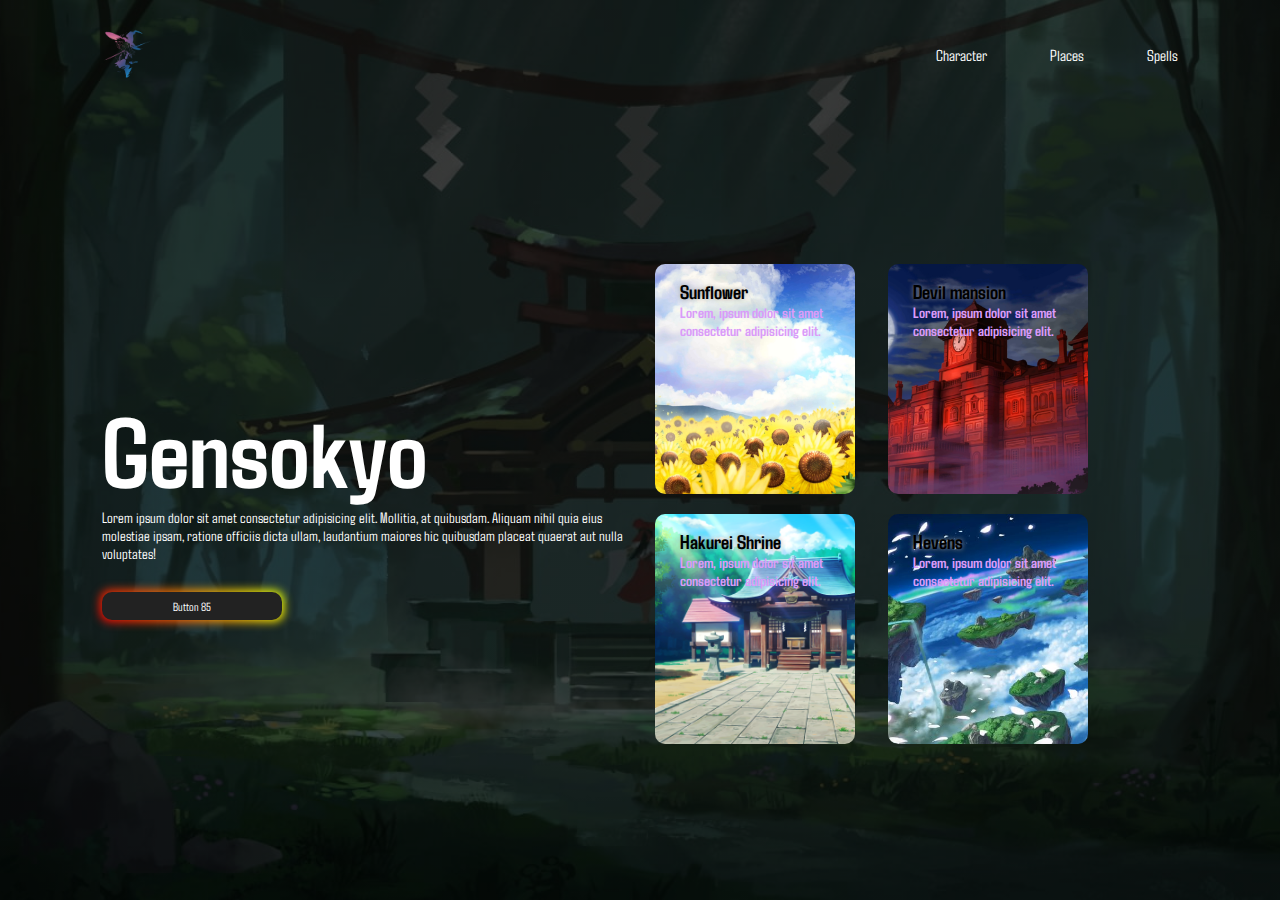
<file: home/index.html>
<!DOCTYPE html>
<html lang="en">
<head>
    <meta charset="UTF-8">
    <meta name="viewport" content="width=device-width, initial-scale=1.0">
    <link rel="preconnect" href="https://fonts.googleapis.com">
    <link rel="preconnect" href="https://fonts.gstatic.com" crossorigin>
    <link href="https://fonts.googleapis.com/css2?family=Agdasima:wght@400;700&display=swap" rel="stylesheet">
    <link rel="stylesheet" href="style.css">
    <title>Touhou</title>
</head>
<body>
    <div class="container">
        <div class="navbar">
            <img src="image/logo-removebg-preview.png" class="logo">
            <nav>
                <ul>
                    <li><a href=""> Character</a></li>
                    <li><a href=""> Places</a></li>
                    <li><a href=""> Spells</a></li>
                </ul>
            </nav>
        </div>

        <div class="row">
            <div class="col">
                <h1> Gensokyo </h1>
                <p>Lorem ipsum dolor sit amet consectetur adipisicing elit. Mollitia, at quibusdam. Aliquam nihil quia eius molestiae ipsam, ratione officiis dicta ullam, laudantium maiores hic quibusdam placeat quaerat aut nulla voluptates!</p>
                <button class="button-85" role="button">Button 85</button>
            </div>

            <div class="col">
                <div class="card card1">
                    <h5>Sunflower</h5>
                    <p>Lorem, ipsum dolor sit amet consectetur adipisicing elit.</p>
                </div>
                <div class="card card2">
                    <h5>Devil mansion</h5>
                    <p>Lorem, ipsum dolor sit amet consectetur adipisicing elit. </p>
                </div>
                <div class="card card3">
                    <h5>Hakurei Shrine </h5>
                    <p>Lorem, ipsum dolor sit amet consectetur adipisicing elit. </p>
                </div>
                <div class="card card4">
                    <h5>Hevens</h5>
                    <p>Lorem, ipsum dolor sit amet consectetur adipisicing elit. </p>
                </div>

            </div>
        </div>

    </div>
    
</body>
</html>
</file>
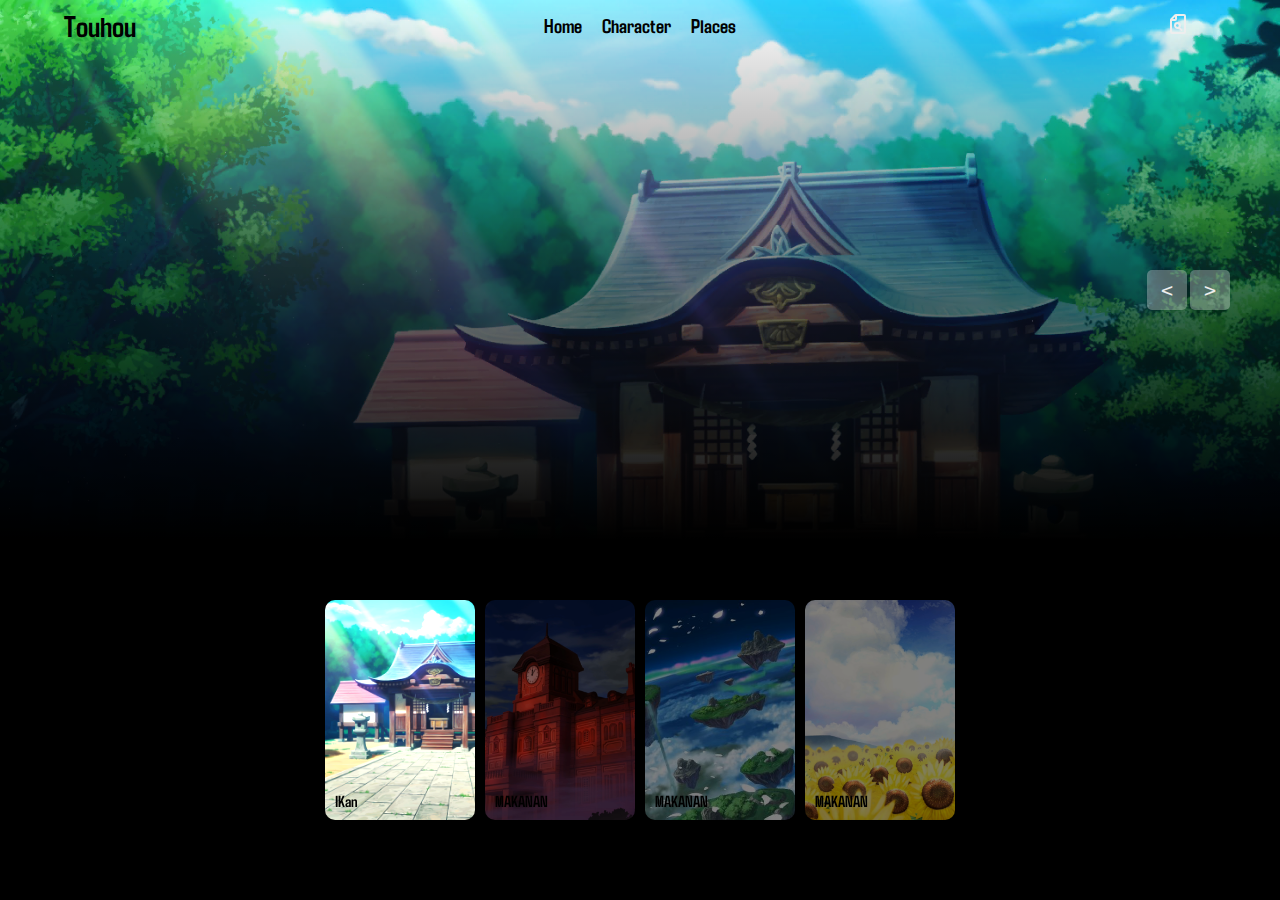
<file: home/places/index.html>
<!DOCTYPE html>
<html lang="en">
<head>
    <meta charset="UTF-8">
    <meta name="viewport" content="width=device-width, initial-scale=1.0">
    <link rel="preconnect" href="https://fonts.googleapis.com">
    <link rel="preconnect" href="https://fonts.gstatic.com" crossorigin>
    <link href="https://fonts.googleapis.com/css2?family=Agdasima:wght@400;700&display=swap" rel="stylesheet">
    <link rel="stylesheet" href="style.css">
    <title>Document</title>
</head>
<body>
    <header>
        <div class="logo">Touhou</div>
        <!-- ul.menu>li*3 -->
        <ul class="menu">
            <li>Home</li>
            <li>Character</li>
            <li>Places</li>
        </ul>

        <div class="search">
            <svg class="w-6 h-6 text-gray-800 dark:text-white" aria-hidden="true" xmlns="http://www.w3.org/2000/svg" width="24" height="24" fill="none" viewBox="0 0 24 24">
                <path stroke="currentColor" stroke-linecap="round" stroke-linejoin="round" stroke-width="2" d="M10 3v4a1 1 0 0 1-1 1H5m8 7.5 2.5 2.5M19 4v16a1 1 0 0 1-1 1H6a1 1 0 0 1-1-1V7.914a1 1 0 0 1 .293-.707l3.914-3.914A1 1 0 0 1 9.914 3H18a1 1 0 0 1 1 1Zm-5 9.5a2.5 2.5 0 1 1-5 0 2.5 2.5 0 0 1 5 0Z"/>
              </svg>
        </div>
    </header> 
    
    <div class="slider">
    <!-- slider -->
        <div class="list">
            <!-- we want the only active class is  put in the , thats what active does -->
         <div class="item active">
            <img src="image/192824.png" alt="">
            <div class="content">
                <p>Design</p>
                <h2>slider 01</h2>
                <p>Lorem ipsum dolor sit amet consectetur adipisicing elit. Sapiente dignissimos, magni dolorum in, dolore, ipsum repellat nobis obcaecati molestias labore voluptatem ab tempore eum eligendi doloremque cupiditate debitis maxime quos.
                     Rerum, numquam suscipit ducimus repellendus tenetur, explicabo exercitationem quae voluptate enim consequatur deserunt sunt ea! Porro molestiae aliquid ut ex alias sit.
                </p>
            </div>
         </div>
         <div class="item">
            <img src="image/heven.jpg" alt="">
            <div class="content">
                <p>Design</p>
                <h2>slider 02</h2>
                <p>Lorem ipsum dolor sit amet consectetur adipisicing elit. Sapiente dignissimos, magni dolorum in, dolore, ipsum repellat nobis obcaecati molestias labore voluptatem ab tempore eum eligendi doloremque cupiditate debitis maxime quos.
                    Lorem ipsum dolor sit amet consectetur adipisicing elit. Rerum, numquam suscipit ducimus repellendus tenetur, explicabo exercitationem quae voluptate enim consequatur deserunt sunt ea! Porro molestiae aliquid ut ex alias sit.
                </p>
            </div>
         </div>
         <div class="item">
            <img src="image/mansion.png" alt="">
            <div class="content">
                <p>Design</p>
                <h2>slider 03</h2>
                <p>Lorem ipsum dolor sit amet consectetur adipisicing elit. Sapiente dignissimos, magni dolorum in, dolore, ipsum repellat nobis obcaecati molestias labore voluptatem ab tempore eum eligendi doloremque cupiditate debitis maxime quos.
                    Lorem ipsum dolor sit amet consectetur adipisicing elit. Rerum, numquam suscipit ducimus repellendus tenetur, explicabo exercitationem quae voluptate enim consequatur deserunt sunt ea! Porro molestiae aliquid ut ex alias sit.
                </p>
            </div>
         </div>
         <div class="item">
            <img src="image/sunflower.png" alt="">
            <div class="content">
                <p>Design</p>
                <h2>slider 04</h2>
                <p>Lorem ipsum dolor sit amet consectetur adipisicing elit. Sapiente dignissimos, magni dolorum in, dolore, ipsum repellat nobis obcaecati molestias labore voluptatem ab tempore eum eligendi doloremque cupiditate debitis maxime quos.
                    Lorem ipsum dolor sit amet consectetur adipisicing elit. Rerum, numquam suscipit ducimus repellendus tenetur, explicabo exercitationem quae voluptate enim consequatur deserunt sunt ea! Porro molestiae aliquid ut ex alias sit.
                </p>
            </div>
         </div>
     </div>
     <!-- button arrows -->
      <!-- u can use button#prev -->
      <div class="arrows">
        <button id="prev"><</button>
        <button id="next">></button>
      </div>

      <!-- thumbnail -->
       <div class="thumbnail">
        <!-- u can use like .item*4 so it can create all four at once and this is depending on the how much item you places -->
         <!-- we also putting active on it so we can highlight it -->
        <div class="item active">
            <img src="image/192824.png" >
            <div class="content">
                IKan
            </div>
        </div>
        <div class="item">
            <img src="image/mansion.png" >
            <div class="content">
                MAKANAN
         </div>
         </div>
        <div class="item">
            <img src="image/heven.jpg" >
            <div class="content">
                MAKANAN
         </div>
        </div>
        <div class="item">
            <img src="image/sunflower.png" >
            <div class="content">
                MAKANAN
        </div>
        </div>
    </div>

    
    
    
    
    
    <script src="app.js"></script>
    
</body>
</html>
</file>
<file: home/style.css>
*{
    margin: 0;
    padding: 0;
    font-family: "Agdasima", sans-serif;

}

.container{
    width: 100%;
    height: 100vh;
    background-image: linear-gradient(rgba(0,0,0,0.7), rgba(0,0,0,0.7)), url(image/wallpeer.jpg);
    background-position: center;
    background-size: cover;
    padding-right: 8%;
    padding-left: 8%;
    box-sizing: border-box;
}

.navbar{
    height: 12%;
    display: flex;
    align-items: center;
}

.logo{
    width: 50px;
    cursor: pointer;
}

nav {
    flex: 1;
    text-align: right;
}
nav ul li{
    list-style: none;
    display: inline-block;
    margin-left: 60px;
}

nav ul li a{
    text-decoration: none;
    color: #fff;
    font-size: 13;
}

.row{
    display: flex;
    height: 88%;
    align-items: center;
}

.col {
    flex-basis: 50%;
}
h1{
    color: #fff;
    font-size: 100px;
}
p{
    color: #fff;
    font-size: 15px;
}

button{
    width: 180px;
    color: #000;
    font-size: 12px;
    padding: 12px 0;
    background: #fff;
    border: 0;
    border-radius: 20px;
    outline: none;
    margin-top: 30px;
}



/* CSS */
.button-85 {
  padding: 0.6em 2em;
  border: none;
  outline: none;
  color: rgb(255, 255, 255);
  background: #111;
  cursor: pointer;
  position: relative;
  z-index: 0;
  border-radius: 10px;
  user-select: none;
  -webkit-user-select: none;
  touch-action: manipulation;
}

.button-85:before {
  content: "";
  background: linear-gradient(
    45deg,
    #ff0000,
    #ff7300,
    #fffb00,
    #48ff00,
    #00ffd5,
    #002bff,
    #7a00ff,
    #ff00c8,
    #ff0000
  );
  position: absolute;
  top: -2px;
  left: -2px;
  background-size: 400%;
  z-index: -1;
  filter: blur(5px);
  -webkit-filter: blur(5px);
  width: calc(100% + 4px);
  height: calc(100% + 4px);
  animation: glowing-button-85 20s linear infinite;
  transition: opacity 0.3s ease-in-out;
  border-radius: 10px;
}

@keyframes glowing-button-85 {
  0% {
    background-position: 0 0;
  }
  50% {
    background-position: 400% 0;
  }
  100% {
    background-position: 0 0;
  }
}

.button-85:after {
  z-index: -1;
  content: "";
  position: absolute;
  width: 100%;
  height: 100%;
  background: #222;
  left: 0;
  top: 0;
  border-radius: 10px;
}

.card{
  width: 200px;
  height: 230px;
  display: inline-block;
  border-radius: 10px;
  padding: 15px 25px;
  box-sizing: border-box;
  cursor: pointer;
  margin: 10px 15px;
  background-image: url(image/192824.png);
  background-position: center;
  background-size: cover;
  transition: transform 0.5s;
}
.card1{
  background-image: url(image/sunflower.png);
}
.card2{
  background-image: url(image/mansion.png);
}
.card3{
  background-image: url(image/192824.png);
}
.card4{
  background-image: url(image/heven.jpg);
}

.card:hover{
  transform: translateY(-10px);
}

h5{
  color: black;
  text-shadow: 0 0 5px #999;
  font-size: 20px;
}

.card p {
  color: #da9bf9;
  font-weight: bold;

}
</file>
<file: home/places/style.css>
body{
    font-family: "Agdasima", sans-serif;
    margin: 0;
    background-color: #000;
    color: #eee;
}

header{
    width: 1200px;
    max-width: 90%;
    margin: auto;
    display: grid;
    grid-template-columns: 50px 1fr 50px;
    grid-template-rows: 50px;
    justify-content: center;
    align-items: center;
    position: relative;
    z-index: 100;
}

header .logo{
    font-weight: bold;
    font-size: 30px;
    color: #000;

}

header .menu{
    padding: 0;
    margin: 0;
    list-style: none;
    display: flex;
    justify-content: center;
    gap: 20px;
    font-weight: 600;
    color: #000;
    font-size: 20px;
}


slider 
.slider {
    height: 100vh;
    margin-top: -50px;
    position: relative;
}
.slider .list .item{
    position: absolute;
    inset: 0 0 0 0;
    overflow: hidden;
    opacity: 0;
    transition: .5s;
    /* this transition is for slider */
}

.slider .list .item img{
    width: 100%;
    height: 100%;
    object-fit: cover; 
}

.slider .list .item::after{
    content: '';
    width: 100%;
    height: 100%;
    position: absolute;
    left: 0;
    bottom: 0;
    background-image: linear-gradient(
        to top, #000 40%, transparent
    );
}

.slider .list .item .content{
    position: absolute;
    left: 10%;
    top: 20%;
    width: 500px;
    max-width: 80%;
    z-index: 1;
}

.slider .list .item .content p:nth-child(1){
    text-transform: uppercase;
    letter-spacing: 10px;
}

.slider .list .item .content h2{
    font-size: 100px;
    margin: 0;
}

.slider .list .item.active{
    opacity: 1;
    z-index: 10;
    /* z index to overlapsed all items */
}

/* keyframes basicly is to write the animation, and a default first animation look like, as you can see its all (0) cause this is the first part of the animation */
@keyframes ShowContent {
    to{
        transform: translateY(0);
        filter:blur(0);
        opacity: 1;
    }
}
/* the parameter on first p tag, h2 tag, and third p tag is gon be active or diffren */
.slider .list .item.active p:nth-child(1),
.slider .list .item.active h2,
.slider .list .item.active p:nth-child(3){
    transform: translateY(30px);
    filter: blur(20px);
    opacity: 0;
    /* this does the final animation will be, so the keyframes is for the base and then make the animation like this */
    animation: ShowContent .5s .7s ease-in-out 1 forwards;
    /* dont forget that the animation is the part where it all the changes REMEMBER THAT KEYFRAME CAN BE NAMED WHAT EVER YOU WANT. */
    /* also important note ease in out is is like fading out and after u put the type of ease in u can type how much u wanna run it, i only run it only 1 so that the animation only does 1 times use forward so it can get the last keyframe content */

}
/* if u want the h2 tag to delay a litle use this */
.slider .list .item.active h2{
    animation-delay: 1s;
}
/* same goes for the p tagzzzzz */
.slider .list .item.active p:nth-child(3){
    animation-duration: 1.3s;
}

.arrows{
    position:absolute;
    top: 30%;
    right: 50px;
    /* curently its being covered by some objects so if u cant really see the arows use the z-index */
    z-index: 100;
}
.arrows button {
    background-color: #eee5;
    border: none;
    font-family: monospace;
    width: 40px;
    height: 40px;
    border-radius: 5px;
    font-size: x-large;
    color: #eee;
    transition: .5s;
}

/* when hovering over this is gonna be the transition*/
.arrows button:hover{
    background-color: #eee;
    color: black;
}

/* thumbnail */
/* notes */
    /* z-ndex so it stays in the item */
    /* display flex so the display is in the same row */
    /* create an aditional padding to distance the border coz theres goonna be a border */
    /* note if u use left and right padding like the paddinga above u hafta use box sizing */
.thumbnail{
    position: absolute;
    bottom: 50px;
    z-index: 11;
    display: flex;
    gap: 10px;
    width: 100%;
    height: 250px;
    padding: 0 50px;
    box-sizing: border-box;
    overflow: auto;
    justify-content: center;
    /* justify the content to center will put it at the center */
}
    /* at this point the website is broken lol, but no wories just add overflow its like make the compact together theres gonna be like a scroll bar */

/* to hide the scroll bar but but not getting rid their scrooling ability use webkit scrollbar  the place to manage a scroll bar*/
.thumbnail::-webkit-scrollbar{
    width: 0;
    /* width 0 to hide it even tho we remove the scroll bar it still works  */
}


/* now the important part  */
.thumbnail .item{
    width: 150px;
    height: 220px;
    filter: brightness(.5);
    transition: .5s;
}

.thumbnail .item img{
    /* this is where the all the image will not be broken  because it will maintaint only at the scrol bar part so just put the height and wwidth 100%, its like u creating another web page */
    width: 100%;
    height: 100%;
    /* now the image is preety distorted use object fit cover for it  */
    object-fit: cover;
    /* round corners */
    border-radius: 10px;
    /* this is for the responsive flex */
    flex-shrink: 0;
}
/* now int the html we put the first one as active, beacuse i want to highlight the first content in the thumbnail */
.thumbnail .item.active{
    filter: brightness(1.2);
}

/* and the last in the thumbnail is content which is all text together */
.thumbnail .item .content{
    position: absolute;
    /* so thats its inside the  use inset */
    inset: auto 10px 10px 10px;
    color: #000;
    font-weight: 1000;

}

/* responsive */
@media screen and (max-width: 678px){
    .thumbnail{
        justify-content: center;
    }
    /* on mobile text is a bit huge so lets shring it */
    .slider .list .item .content h2{
        font-size: 60px;
        /* and then you can see the arow button lets move it in a diff location */

    }
    .arrows{
        top: 10%;
    }
    /* and now we go to javasskrip */
}
</file>
